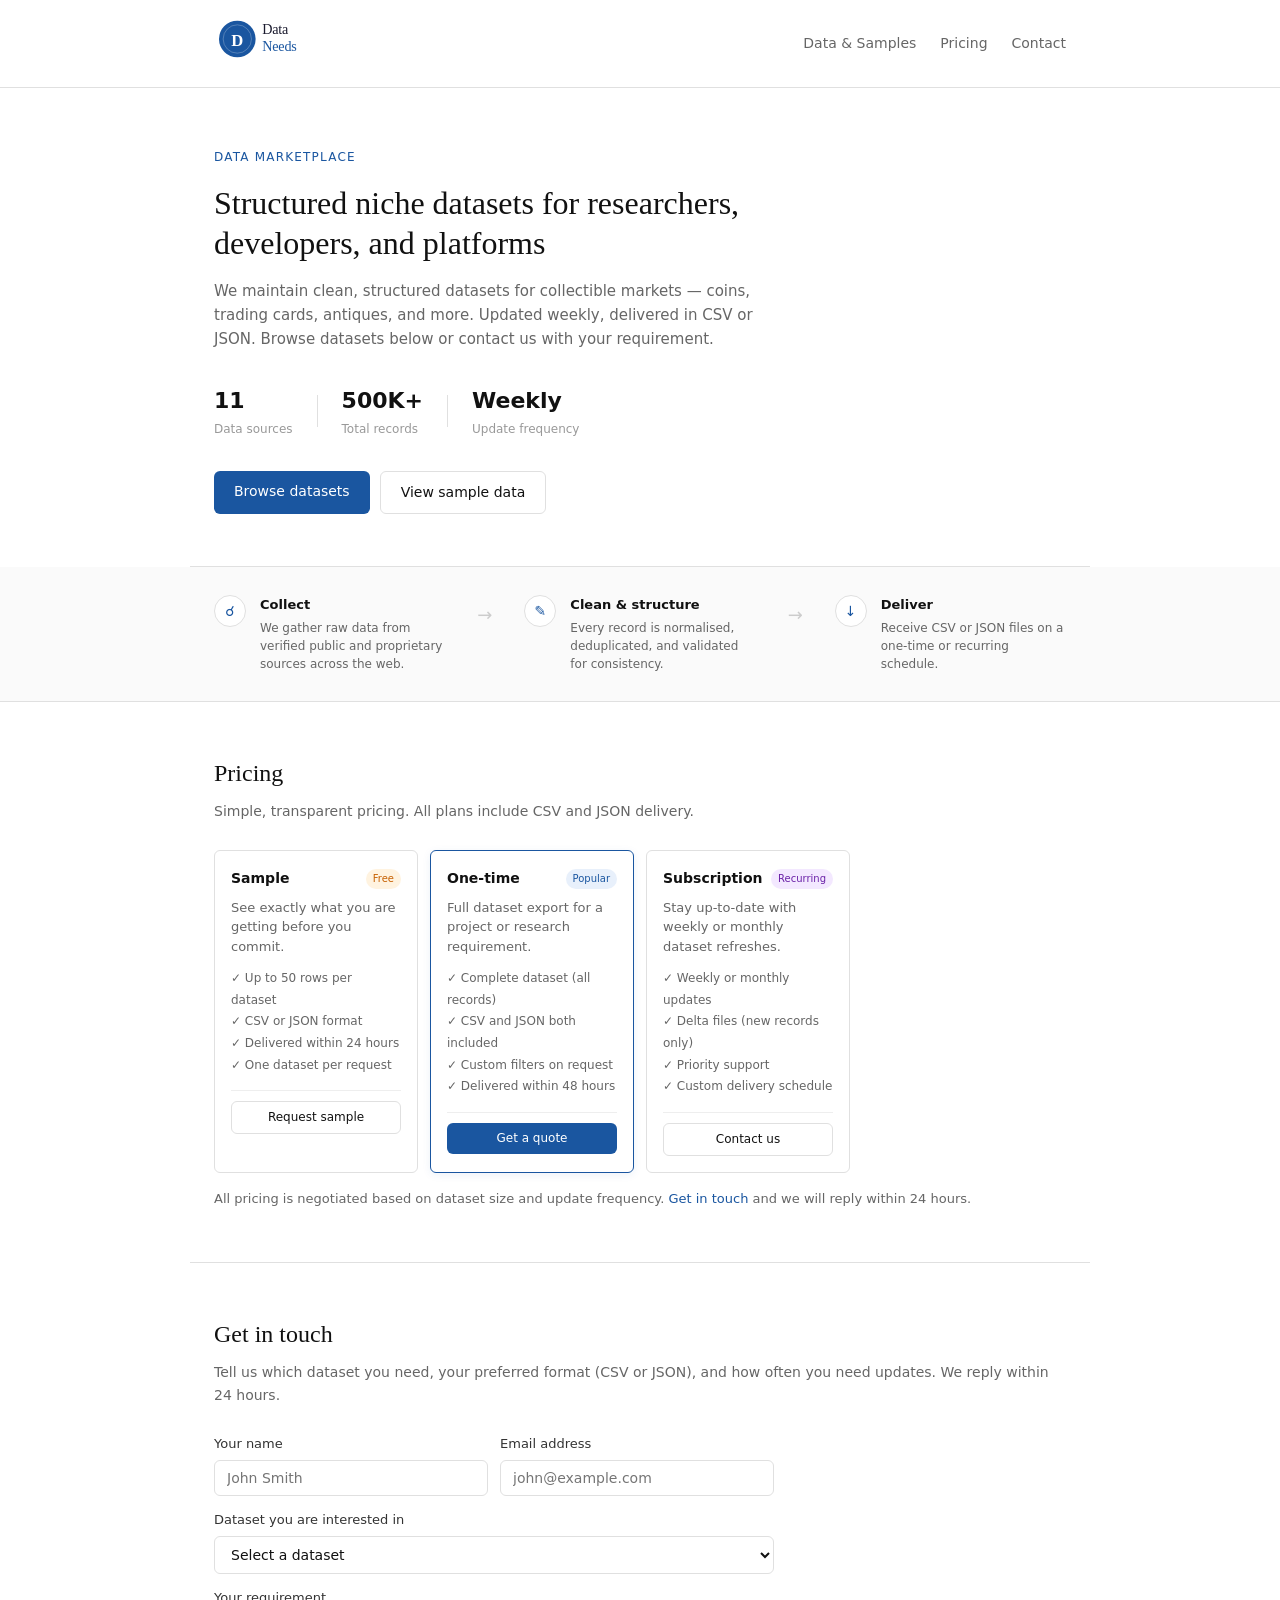
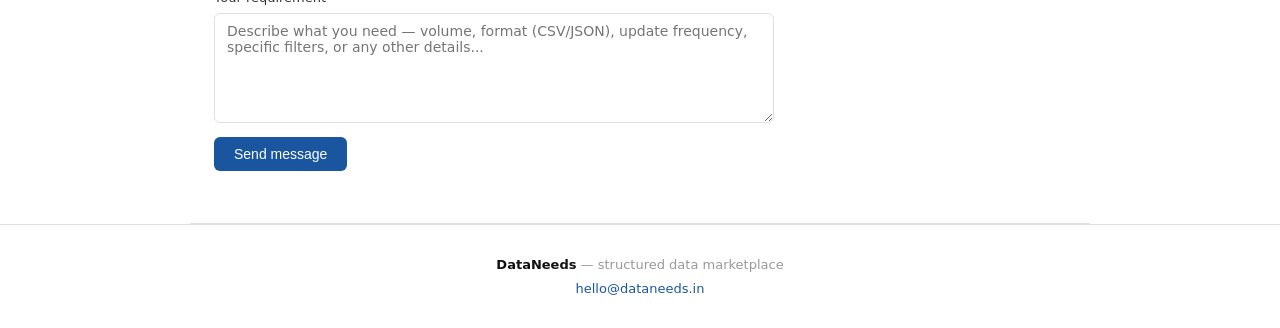
<file: index.html>
<!DOCTYPE html>
<html lang="en">
<head>
  <meta charset="UTF-8" />
  <meta name="viewport" content="width=device-width, initial-scale=1.0" />
  <title>DataNeeds — Structured Data Marketplace</title>
  <link rel="icon" type="image/x-icon" href="favicon.ico">
  <link rel="stylesheet" href="css/style.css" />
</head>
<body>

  <nav>
    <div class="nav-inner">
      <a href="index.html" class="logo">
        <img src="logo.svg" alt="DataNeeds" style="height:50px;">
      </a>
      <div class="nav-links">
        <a href="data.html">Data &amp; Samples</a>
        <a href="#pricing">Pricing</a>
        <a href="#contact">Contact</a>
      </div>
    </div>
  </nav>

  <section class="hero">
    <p class="eyebrow">Data marketplace</p>
    <h1>Structured niche datasets for researchers, developers, and platforms</h1>
    <p class="hero-sub">We maintain clean, structured datasets for collectible markets — coins, trading cards, antiques, and more. Updated weekly, delivered in CSV or JSON. Browse datasets below or contact us with your requirement.</p>
    <div class="hero-stats">
      <div class="stat"><span class="num" id="stat-sources">—</span><span class="label">Data sources</span></div>
      <div class="divider-v"></div>
      <div class="stat"><span class="num">500K+</span><span class="label">Total records</span></div>
      <div class="divider-v"></div>
      <div class="stat"><span class="num">Weekly</span><span class="label">Update frequency</span></div>
    </div>
    <div class="hero-btns">
      <a href="data.html" class="btn-primary">Browse datasets</a>
      <a href="data.html#samples" class="btn-ghost">View sample data</a>
    </div>
  </section>

  <!-- ── HOW IT WORKS ── -->
  <div style="background:#fafafa; border-bottom:1px solid #e0e0e0;">
    <div style="max-width:900px; margin:0 auto; padding:28px 24px; display:flex; align-items:flex-start; gap:32px; flex-wrap:wrap;">
      <div style="flex:1; min-width:180px; display:flex; gap:14px; align-items:flex-start;">
        <div style="flex-shrink:0; width:32px; height:32px; border-radius:50%; border:1px solid #e0e0e0; background:#fff; display:flex; align-items:center; justify-content:center; font-size:14px; color:#1a56a0;">&#9740;</div>
        <div>
          <div style="font-size:13px; font-weight:600; color:#111; margin-bottom:3px;">Collect</div>
          <div style="font-size:12px; color:#666; line-height:1.5;">We gather raw data from verified public and proprietary sources across the web.</div>
        </div>
      </div>
      <div style="color:#ccc; font-size:18px; padding-top:6px;">&#8594;</div>
      <div style="flex:1; min-width:180px; display:flex; gap:14px; align-items:flex-start;">
        <div style="flex-shrink:0; width:32px; height:32px; border-radius:50%; border:1px solid #e0e0e0; background:#fff; display:flex; align-items:center; justify-content:center; font-size:14px; color:#1a56a0;">&#9998;</div>
        <div>
          <div style="font-size:13px; font-weight:600; color:#111; margin-bottom:3px;">Clean &amp; structure</div>
          <div style="font-size:12px; color:#666; line-height:1.5;">Every record is normalised, deduplicated, and validated for consistency.</div>
        </div>
      </div>
      <div style="color:#ccc; font-size:18px; padding-top:6px;">&#8594;</div>
      <div style="flex:1; min-width:180px; display:flex; gap:14px; align-items:flex-start;">
        <div style="flex-shrink:0; width:32px; height:32px; border-radius:50%; border:1px solid #e0e0e0; background:#fff; display:flex; align-items:center; justify-content:center; font-size:14px; color:#1a56a0;">&#8595;</div>
        <div>
          <div style="font-size:13px; font-weight:600; color:#111; margin-bottom:3px;">Deliver</div>
          <div style="font-size:12px; color:#666; line-height:1.5;">Receive CSV or JSON files on a one-time or recurring schedule.</div>
        </div>
      </div>
    </div>
  </div>

  <!-- ── PRICING ── -->
  <section class="section" id="pricing">
    <h2>Pricing</h2>
    <p class="section-sub">Simple, transparent pricing. All plans include CSV and JSON delivery.</p>
    <div class="ds-grid">

      <div class="ds-card">
        <div class="ds-head">
          <span class="ds-name">Sample</span>
          <span class="ds-badge india">Free</span>
        </div>
        <p class="ds-desc">See exactly what you are getting before you commit.</p>
        <div style="font-size:12px; color:#666; line-height:1.8; margin-bottom:14px;">
          &#10003; Up to 50 rows per dataset<br>
          &#10003; CSV or JSON format<br>
          &#10003; Delivered within 24 hours<br>
          &#10003; One dataset per request
        </div>
        <div class="ds-meta" style="border-top:1px solid #eee; padding-top:10px;">
          <a href="#contact" class="btn-ghost" style="font-size:12px; padding:6px 14px; width:100%; text-align:center;">Request sample</a>
        </div>
      </div>

      <div class="ds-card" style="border-color:#1a56a0; box-shadow:0 2px 8px rgba(26,86,160,0.08);">
        <div class="ds-head">
          <span class="ds-name">One-time</span>
          <span class="ds-badge world">Popular</span>
        </div>
        <p class="ds-desc">Full dataset export for a project or research requirement.</p>
        <div style="font-size:12px; color:#666; line-height:1.8; margin-bottom:14px;">
          &#10003; Complete dataset (all records)<br>
          &#10003; CSV and JSON both included<br>
          &#10003; Custom filters on request<br>
          &#10003; Delivered within 48 hours
        </div>
        <div class="ds-meta" style="border-top:1px solid #eee; padding-top:10px;">
          <a href="#contact" class="btn-primary" style="font-size:12px; padding:6px 14px; width:100%; text-align:center;">Get a quote</a>
        </div>
      </div>

      <div class="ds-card">
        <div class="ds-head">
          <span class="ds-name">Subscription</span>
          <span class="ds-badge ancient">Recurring</span>
        </div>
        <p class="ds-desc">Stay up-to-date with weekly or monthly dataset refreshes.</p>
        <div style="font-size:12px; color:#666; line-height:1.8; margin-bottom:14px;">
          &#10003; Weekly or monthly updates<br>
          &#10003; Delta files (new records only)<br>
          &#10003; Priority support<br>
          &#10003; Custom delivery schedule
        </div>
        <div class="ds-meta" style="border-top:1px solid #eee; padding-top:10px;">
          <a href="#contact" class="btn-ghost" style="font-size:12px; padding:6px 14px; width:100%; text-align:center;">Contact us</a>
        </div>
      </div>

    </div>
    <p style="font-size:13px; color:#666; margin-top:16px;">All pricing is negotiated based on dataset size and update frequency. <a href="#contact">Get in touch</a> and we will reply within 24 hours.</p>
  </section>

  <!-- ── CONTACT ── -->
  <section class="section" id="contact">
    <h2>Get in touch</h2>
    <p class="section-sub">Tell us which dataset you need, your preferred format (CSV or JSON), and how often you need updates. We reply within 24 hours.</p>
    <form class="contact-form" action="https://formspree.io/f/mnjrjdov" method="POST">
      <div class="form-row">
        <div class="form-group">
          <label for="name">Your name</label>
          <input type="text" id="name" name="name" placeholder="John Smith" required />
        </div>
        <div class="form-group">
          <label for="email">Email address</label>
          <input type="email" id="email" name="email" placeholder="john@example.com" required />
        </div>
      </div>
      <div class="form-group">
        <label for="dataset">Dataset you are interested in</label>
        <select id="dataset-select" name="dataset">
          <option value="">Select a dataset</option>
        </select>
      </div>
      <div class="form-group">
        <label for="message">Your requirement</label>
        <textarea id="message" name="message" rows="5" placeholder="Describe what you need — volume, format (CSV/JSON), update frequency, specific filters, or any other details..." required></textarea>
      </div>
      <button type="submit" class="btn-primary">Send message</button>
    </form>
  </section>

  <footer>
    <p><strong>DataNeeds</strong> &mdash; structured data marketplace</p>
    <p><a href="mailto:hello@dataneeds.in">hello@dataneeds.in</a></p>
  </footer>

  <script src="js/main.js"></script>
</body>
</html>
</file>
<file: css/style.css>
/* ── Reset & base ── */
*, *::before, *::after { box-sizing: border-box; margin: 0; padding: 0; }

:root {
  --black:   #111111;
  --gray-1:  #333333;
  --gray-2:  #666666;
  --gray-3:  #999999;
  --gray-4:  #cccccc;
  --gray-5:  #eeeeee;
  --white:   #ffffff;
  --accent:  #1a56a0;
  --accent-light: #e8f0fb;
  --border:  #e0e0e0;
  --radius:  6px;
  --font:    'Georgia', serif;
  --sans:    system-ui, -apple-system, sans-serif;
}

html { scroll-behavior: smooth; }

body {
  font-family: var(--sans);
  font-size: 15px;
  color: var(--black);
  background: var(--white);
  line-height: 1.6;
}

a { color: var(--accent); text-decoration: none; }
a:hover { text-decoration: underline; }

/* ── Nav ── */
nav {
  border-bottom: 1px solid var(--border);
  position: sticky;
  top: 0;
  background: var(--white);
  z-index: 10;
}

.nav-inner {
  max-width: 900px;
  margin: 0 auto;
  padding: 14px 24px;
  display: flex;
  align-items: center;
  justify-content: space-between;
}

.logo {
  font-family: var(--font);
  font-size: 18px;
  color: var(--black);
  font-weight: normal;
  letter-spacing: -0.3px;
}

.nav-links { display: flex; gap: 24px; }
.nav-links a { font-size: 14px; color: var(--gray-2); }
.nav-links a:hover { color: var(--black); text-decoration: none; }

/* ── Hero ── */
.hero {
  max-width: 900px;
  margin: 0 auto;
  padding: 60px 24px 52px;
  border-bottom: 1px solid var(--border);
}

.eyebrow {
  font-size: 12px;
  text-transform: uppercase;
  letter-spacing: 0.1em;
  color: var(--accent);
  margin-bottom: 16px;
}

.hero h1 {
  font-family: var(--font);
  font-size: 32px;
  font-weight: normal;
  line-height: 1.25;
  color: var(--black);
  max-width: 620px;
  margin-bottom: 16px;
}

.hero-sub {
  font-size: 15px;
  color: var(--gray-2);
  max-width: 560px;
  margin-bottom: 32px;
}

.hero-stats {
  display: flex;
  align-items: center;
  gap: 24px;
  margin-bottom: 32px;
}

.stat { display: flex; flex-direction: column; gap: 2px; }
.stat .num { font-size: 22px; font-weight: 600; color: var(--black); }
.stat .label { font-size: 12px; color: var(--gray-3); }

.divider-v {
  width: 1px;
  height: 32px;
  background: var(--border);
}

.hero-btns { display: flex; gap: 10px; flex-wrap: wrap; }

/* ── Buttons ── */
.btn-primary {
  display: inline-block;
  background: var(--accent);
  color: var(--white);
  padding: 9px 20px;
  border-radius: var(--radius);
  font-size: 14px;
  border: none;
  cursor: pointer;
}
.btn-primary:hover { background: #154a8e; text-decoration: none; color: var(--white); }

.btn-ghost {
  display: inline-block;
  background: transparent;
  color: var(--black);
  padding: 9px 20px;
  border-radius: var(--radius);
  font-size: 14px;
  border: 1px solid var(--border);
}
.btn-ghost:hover { border-color: var(--gray-3); text-decoration: none; }

/* ── Sections ── */
.section {
  max-width: 900px;
  margin: 0 auto;
  padding: 52px 24px;
  border-bottom: 1px solid var(--border);
}

.section.alt { background: #fafafa; max-width: 100%; }
.section.alt > * { max-width: 900px; margin-left: auto; margin-right: auto; }
.section.alt h2, .section.alt .section-sub { max-width: 900px; margin-left: auto; margin-right: auto; }

.section h2 {
  font-family: var(--font);
  font-size: 24px;
  font-weight: normal;
  margin-bottom: 8px;
}

.section-sub {
  font-size: 14px;
  color: var(--gray-2);
  margin-bottom: 28px;
}

/* ── Dataset grid ── */
.ds-grid {
  display: grid;
  grid-template-columns: repeat(auto-fill, minmax(200px, 1fr));
  gap: 12px;
}

.ds-card {
  display: block;
  border: 1px solid var(--border);
  border-radius: var(--radius);
  padding: 16px;
  color: var(--black);
  text-decoration: none;
  transition: border-color 0.15s, box-shadow 0.15s;
}
.ds-card:hover {
  border-color: var(--accent);
  box-shadow: 0 2px 8px rgba(26,86,160,0.08);
  text-decoration: none;
}

.ds-head {
  display: flex;
  align-items: center;
  justify-content: space-between;
  margin-bottom: 8px;
  gap: 8px;
}

.ds-name { font-size: 14px; font-weight: 600; }

.ds-badge {
  font-size: 10px;
  padding: 2px 7px;
  border-radius: 20px;
  white-space: nowrap;
}
.ds-badge.india  { background: #fff3e0; color: #c66000; }
.ds-badge.world  { background: var(--accent-light); color: var(--accent); }
.ds-badge.ancient { background: #f3e8ff; color: #6b21a8; }

.ds-desc { font-size: 13px; color: var(--gray-2); margin-bottom: 12px; line-height: 1.5; }

.ds-meta {
  display: flex;
  gap: 10px;
  font-size: 11px;
  color: var(--gray-3);
  border-top: 1px solid var(--gray-5);
  padding-top: 10px;
}

/* ── Sample tabs ── */
.tabs {
  display: flex;
  flex-wrap: wrap;
  gap: 6px;
  margin-bottom: 20px;
  max-width: 900px;
  margin-left: auto;
  margin-right: auto;
}

.tab {
  font-size: 13px;
  padding: 6px 14px;
  border-radius: 20px;
  border: 1px solid var(--border);
  background: var(--white);
  color: var(--gray-2);
  cursor: pointer;
  transition: all 0.12s;
}
.tab:hover { border-color: var(--accent); color: var(--accent); }
.tab.active { background: var(--accent); color: var(--white); border-color: var(--accent); }

.tab-content { display: none; max-width: 900px; margin: 0 auto; }
.tab-content.active { display: block; }

/* ── Table ── */
.table-wrap {
  border: 1px solid var(--border);
  border-radius: var(--radius);
  overflow-x: auto;
}

table {
  width: 100%;
  border-collapse: collapse;
  font-size: 13px;
  min-width: 600px;
}

thead { background: var(--gray-5); }

th {
  padding: 10px 14px;
  text-align: left;
  font-size: 11px;
  font-weight: 600;
  text-transform: uppercase;
  letter-spacing: 0.05em;
  color: var(--gray-2);
  border-bottom: 1px solid var(--border);
  white-space: nowrap;
}

td {
  padding: 10px 14px;
  border-bottom: 1px solid var(--gray-5);
  color: var(--gray-1);
}

tbody tr:last-child td { border-bottom: none; }
tbody tr:hover td { background: #f7f9fc; }

.table-note {
  font-size: 13px;
  color: var(--gray-2);
  margin-top: 12px;
}

/* Inline coin images in tables */
td img {
  width: 100px;
  height: 50px;
  object-fit: cover;
  border-radius: 4px;
  border: 1px solid var(--border);
  display: block;
}

/* Highlight sold price */
td.sold {
  color: #1a7a3a;
  font-weight: 600;
}

/* Samples section inner container */
.samples-inner {
  max-width: 900px;
  margin: 0 auto;
  padding: 0 24px;
}

/* ── Placeholder ── */
.placeholder-msg {
  border: 1px dashed var(--border);
  border-radius: var(--radius);
  padding: 48px 24px;
  text-align: center;
  color: var(--gray-2);
}
.placeholder-msg p { margin-bottom: 16px; }

/* ── Contact form ── */
.contact-form { max-width: 560px; }

.form-row {
  display: grid;
  grid-template-columns: 1fr 1fr;
  gap: 12px;
  margin-bottom: 0;
}

.form-group { display: flex; flex-direction: column; gap: 5px; margin-bottom: 14px; }

label { font-size: 13px; color: var(--gray-1); font-weight: 500; }

input, select, textarea {
  font-family: var(--sans);
  font-size: 14px;
  padding: 9px 12px;
  border: 1px solid var(--border);
  border-radius: var(--radius);
  color: var(--black);
  background: var(--white);
  width: 100%;
  outline: none;
  transition: border-color 0.12s;
}
input:focus, select:focus, textarea:focus { border-color: var(--accent); }

textarea { resize: vertical; min-height: 110px; }

/* ── Footer ── */
footer {
  border-top: 1px solid var(--border);
  padding: 28px 24px;
  text-align: center;
  font-size: 13px;
  color: var(--gray-3);
  line-height: 1.8;
}

footer strong { color: var(--black); }

/* ── Responsive ── */
@media (max-width: 600px) {
  .hero h1 { font-size: 24px; }
  .hero-stats { gap: 16px; }
  .form-row { grid-template-columns: 1fr; }
  .ds-grid { grid-template-columns: 1fr; }
  .nav-links { gap: 14px; }
}

.category-section { margin-bottom: 36px; }
.category-heading {
  font-size: 13px;
  text-transform: uppercase;
  letter-spacing: 0.08em;
  color: var(--gray-3);
  margin-bottom: 12px;
  font-weight: 600;
  font-family: var(--sans);
}
.ds-badge.global { background: #e8f5e9; color: #2e7d32; }
</file>
